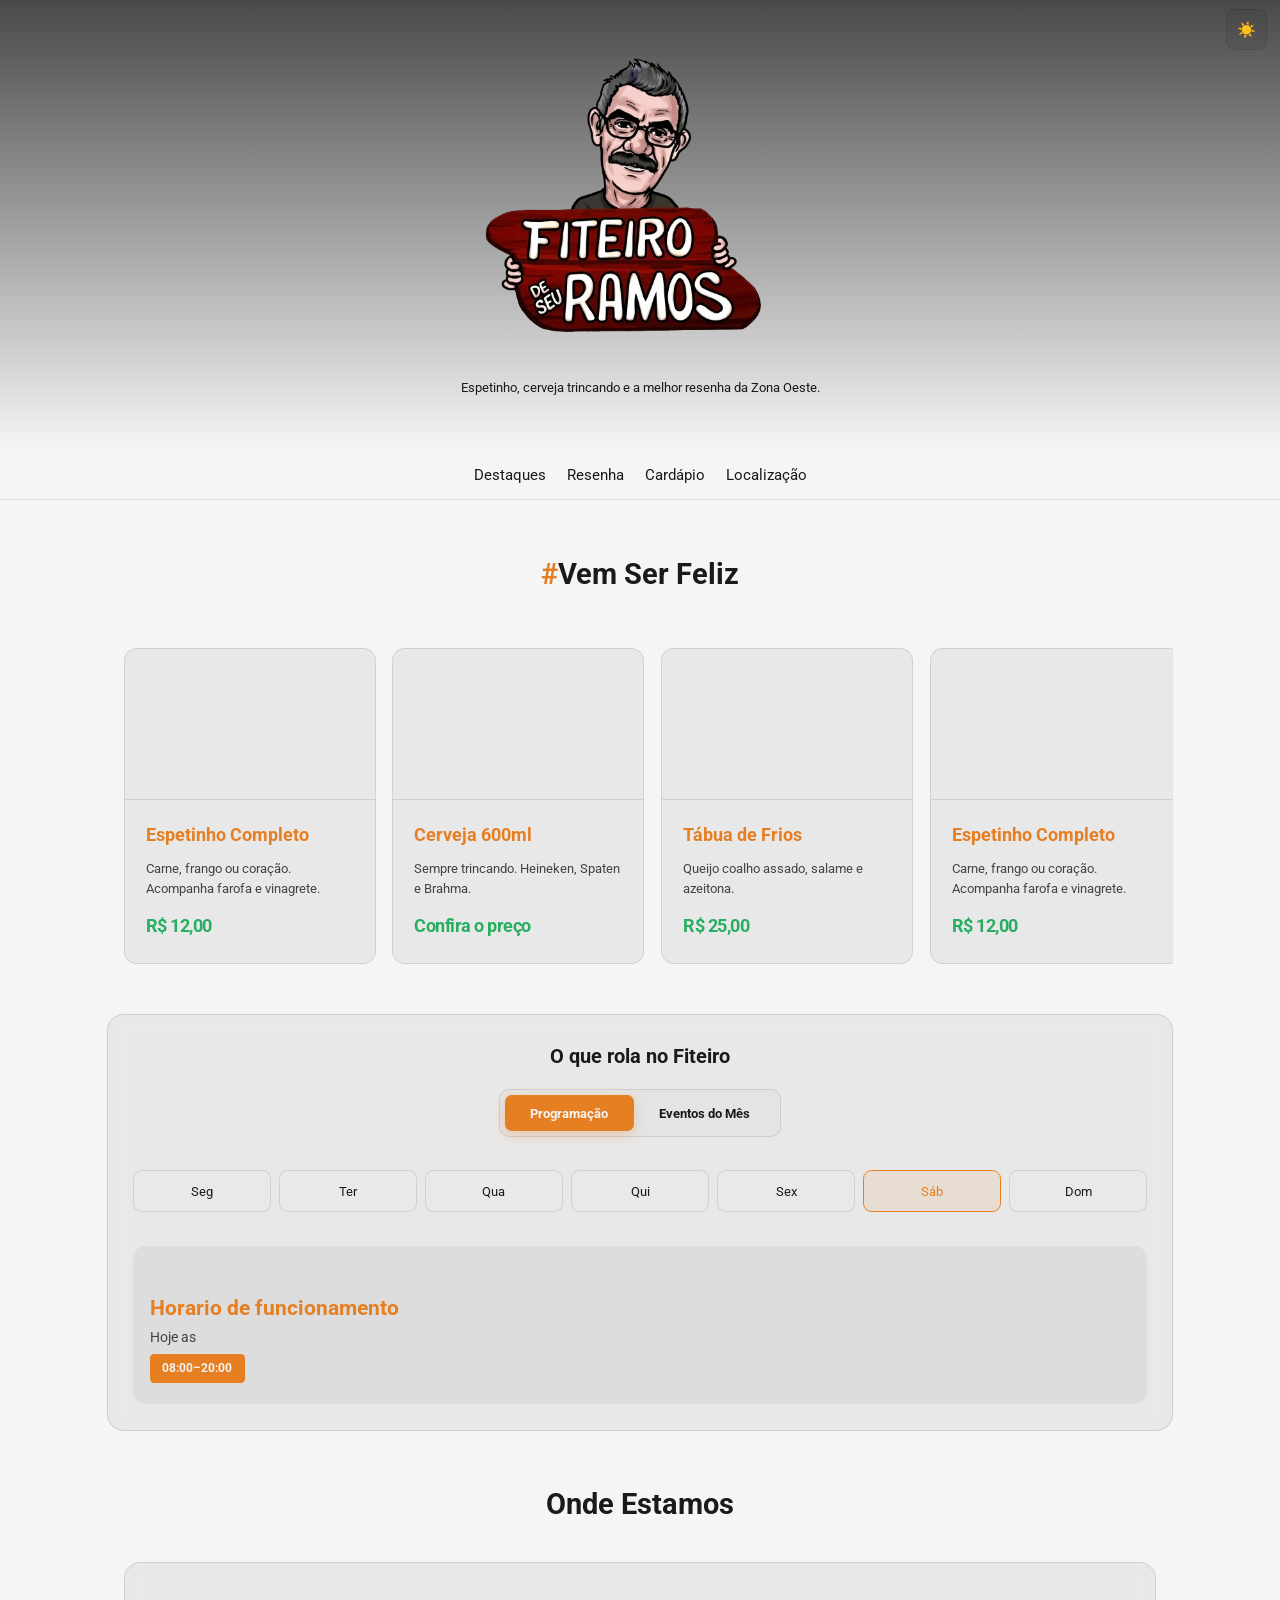
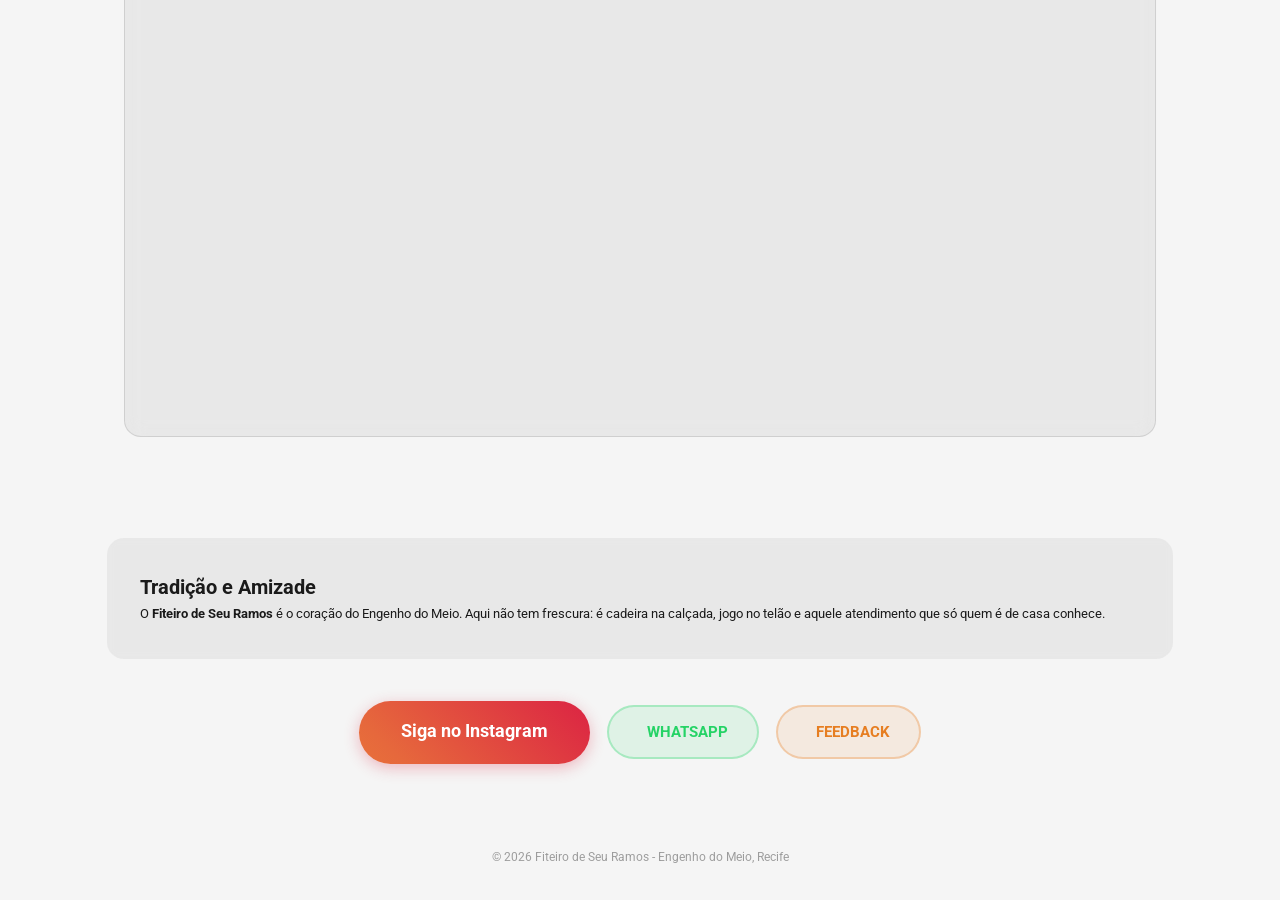
<file: index.html>
<!DOCTYPE html>
<html lang="pt-br">

<head>
    <link rel="icon" href="midia/logramos.png">
    <meta charset="UTF-8">
    <meta name="viewport" content="width=device-width, initial-scale=1.0, maximum-scale=1.0, user-scalable=no">
    <title>| Fiteiro de Seu Ramos</title>
    <link rel="stylesheet" href="css/style.css">
    <link href="https://fonts.googleapis.com/css2?family=Roboto:wght@300;400;700&display=swap" rel="stylesheet">
</head>

<body>

    <header>
        <button id="theme-toggle" class="theme-btn" aria-label="Trocar Tema">
            <span class="icon">🌙</span>
        </button>
        <div class="hero-content">
            <img src="midia/ramoss.png" alt="">
            <p>Espetinho, cerveja trincando e a melhor resenha da Zona Oeste.</p>
        </div>
    </header>

    <nav>
        <a href="#petiscos">Destaques</a>
        <a href="#agenda-hub">Resenha</a>
        <a href="cardapio.html">Cardápio</a>
        <a href="#localizacao">Localização</a>
    </nav>

    <main class="content">
        <section id="petiscos">
            <h2 class="section-title"><span>#</span>Vem Ser Feliz</h2>
            <div class="cardapio-wrapper">
                <div class="grid-cardapio">
                    <div class="item-card">
                        <div class="card-img"
                            style="background-image: url('https://images.unsplash.com/photo-1544025162-d76694265947?auto=format&fit=crop&w=600&q=80');">
                        </div>

                        <div class="card-info">
                            <h3>Espetinho Completo</h3>
                            <p>Carne, frango ou coração. Acompanha farofa e vinagrete.</p>
                            <span class="preco">R$ 12,00</span>
                        </div>
                    </div>

                    <div class="item-card">
                        <div class="card-img"
                            style="background-image: url('https://images.unsplash.com/photo-1566633806327-68e152aaf26d?auto=format&fit=crop&w=600&q=80');">
                        </div>
                        <div class="card-info">
                            <h3>Cerveja 600ml</h3>
                            <p>Sempre trincando. Heineken, Spaten e Brahma.</p>
                            <span class="preco">Confira o preço</span>
                        </div>
                    </div>

                    <div class="item-card">
                        <div class="card-img"
                            style="background-image: url('https://images.unsplash.com/photo-1541544741938-0af808871cc0?auto=format&fit=crop&w=600&q=80');">
                        </div>
                        <div class="card-info">
                            <h3>Tábua de Frios</h3>
                            <p>Queijo coalho assado, salame e azeitona.</p>
                            <span class="preco">R$ 25,00</span>
                        </div>
                    </div>
                    <div class="item-card">
                        <div class="card-img"
                            style="background-image: url('https://images.unsplash.com/photo-1544025162-d76694265947?auto=format&fit=crop&w=600&q=80');">
                        </div>

                        <div class="card-info">
                            <h3>Espetinho Completo</h3>
                            <p>Carne, frango ou coração. Acompanha farofa e vinagrete.</p>
                            <span class="preco">R$ 12,00</span>
                        </div>
                    </div>

                    <div class="item-card">
                        <div class="card-img"
                            style="background-image: url('https://images.unsplash.com/photo-1566633806327-68e152aaf26d?auto=format&fit=crop&w=600&q=80');">
                        </div>
                        <div class="card-info">
                            <h3>Cerveja 600ml</h3>
                            <p>Sempre trincando. Heineken, Spaten e Brahma.</p>
                            <span class="preco">Confira o preço</span>
                        </div>
                    </div>

                    <div class="item-card">
                        <div class="card-img"
                            style="background-image: url('https://images.unsplash.com/photo-1541544741938-0af808871cc0?auto=format&fit=crop&w=600&q=80');">
                        </div>
                        <div class="card-info">
                            <h3>Tábua de Frios</h3>
                            <p>Queijo coalho assado, salame e azeitona.</p>
                            <span class="preco">R$ 25,00</span>
                        </div>
                    </div>
                </div>
            </div>

        </section>

        <section id="agenda-hub" class="content">
            <div class="hub-header">
                <h2 lass="section-title">O que rola no Fiteiro</h2>

                <div class="hub-switch">
                    <button class="hub-btn active" data-target="semanal">Programação</button>
                    <button class="hub-btn" data-target="mensal">Eventos do Mês</button>
                </div>
            </div>

            <div id="pane-semanal" class="hub-pane active">
                <div class="dias-nav">
                    <button class="dia-btn active" data-dia="seg">Seg</button>
                    <button class="dia-btn" data-dia="ter">Ter</button>
                    <button class="dia-btn" data-dia="qua">Qua</button>
                    <button class="dia-btn" data-dia="qui">Qui</button>
                    <button class="dia-btn" data-dia="sex">Sex</button>
                    <button class="dia-btn" data-dia="sab">Sáb</button>
                    <button class="dia-btn" data-dia="dom">Dom</button>
                </div>

                <div class="semana-content-wrapper"></div>
            </div>

            <div id="pane-mensal" class="hub-pane">
                <div class="mensal-grid-layout">
                    <div class="calendar-mini">
                        <h4 id="mes-atual">Abril 2026</h4>
                        <div class="calendar-grid" id="calendar-body"></div>
                    </div>

                    <div class="eventos-lista-mini"></div>
                </div>
            </div>
        </section>






        <section class="map-section content" id="localizacao">
            <h2 class="section-title">Onde Estamos</h2>
            <div class="map-container">
                <iframe
                    src="https://www.google.com/maps/embed?pb=!1m18!1m12!1m3!1d1396.6861049050713!2d-34.94260200974486!3d-8.058104571760852!2m3!1f0!2f0!3f0!3m2!1i1024!2i768!4f13.1!3m3!1m2!1s0x7ab195b96f5c55f%3A0x6a01cbf8da982b5b!2sFiteiro%20de%20Seu%20Ramos!5e0!3m2!1spt-BR!2sbr!4v1776477556486!5m2!1spt-BR!2sbr"
                    width="100%" height="450" style="border:0;" allowfullscreen="" loading="lazy"
                    referrerpolicy="no-referrer-when-downgrade">
                </iframe>
            </div>
        </section>

        <section class="glass-section">
            <h2>Tradição e Amizade</h2>
            <p>O <strong>Fiteiro de Seu Ramos</strong> é o coração do Engenho do Meio. Aqui não tem frescura: é cadeira
                na calçada, jogo no telão e aquele atendimento que só quem é de casa conhece.</p>
        </section>

        <div class="cta-container">
            <a href="https://www.instagram.com/fiteirodeseuramos/" target="_blank" class="btn-insta">
                Siga no Instagram
            </a>

            <a href="https://wa.me/5581986705980" target="_blank" class="btn-cyber btn-contato">
                <span class="icon"></span> WhatsApp
            </a>

            <a href="#feedback pode ser google forms..." class="btn-cyber btn-feedback">
                <span class="icon"></span> Feedback
            </a>
        </div>

    </main>

    <footer>
        <p>&copy; 2026 Fiteiro de Seu Ramos - Engenho do Meio, Recife</p>
    </footer>

</body>
<script src="script.js"></script>

</html>
</file>
<file: css/style.css>
/* --- CONFIGURAÇÃO TÉCNICA --- */
:root {
    --primary: #e67e22;
    --dark-bg: #0d0d0d;
    --text-color: #ffffff;
    --glass: rgba(255, 255, 255, 0.05);
    --glass-border: rgba(255, 255, 255, 0.1);
    --nav-bg: rgba(13, 13, 13, 0.8);
    --font-main: "Roboto", sans-serif;
    --swiper-navigation-size: 44px;
    --swiper-theme-color: #007aff;
    --map-filter: invert(90%) contrast(90%);
    --day-bg:rgba(255, 255, 255, 0.2);
    --dia-content-bg:rgba(0, 0, 0, 0.2);
    --hub-switch-bg:rgba(0, 0, 0, 0.5);
    font-size: 52.5%;
    /* 1rem = 8.4px */
}

body.light-mode {
    --dark-bg: #f5f5f5;
    --text-color: #1a1a1a;
    --glass: rgba(0, 0, 0, 0.05);
    --glass-border: rgba(0, 0, 0, 0.1);
    --nav-bg: rgba(245, 245, 245, 0.8);
    --map-filter: grayscale(0%) invert(0%); /* Mapa normal no claro */
    --day-bg:rgba(255, 255, 255, 0.8);
    --dia-content-bg:rgba(0, 0, 0, 0.05);
    --hub-switch-bg:rgba(0, 0, 0, 0.02);
}

* {
    margin: 0;
    padding: 0;
    box-sizing: border-box;
    font-family: var(--font-main);
    max-width: 100%;
}

html,
body {
    touch-action: manipulation;
    overscroll-behavior: none;
    background-color: var(--dark-bg);
    color: var(--text-color);
    scroll-behavior: smooth;
}

body {
    overflow-x: hidden;
    font-size: 1.6rem;
    line-height: 1.6;
}

/* --- LAYOUT --- */

header {
    height: 50vh;
    background: linear-gradient(rgba(0, 0, 0, 0.7), var(--dark-bg)),
        url('https://images.unsplash.com/photo-1514933651103-005eec06c04b?auto=format&fit=crop&w=1000&q=80') center/cover;
    display: flex;
    justify-content: center;
    align-items: center;
    text-align: center;
}

header img {
    height: 38rem;
}

header h1 {
    font-size: 5rem;
    color: var(--primary);
    text-transform: uppercase;
}

nav {
    position: sticky;
    top: 0;
    background: var(--nav-bg);
    backdrop-filter: blur(15px);
    -webkit-backdrop-filter: blur(15px);
    border-bottom: 1px solid var(--glass-border);
    display: flex;
    justify-content: center;
    gap: 2.5rem;
    padding: 1.5rem;
    z-index: 1000;
}

nav a {
    color: var(--text-color);
    text-decoration: none;
    font-size: 1.8rem;
    font-weight: 400;
    transition: all 0.5 ease;
}

nav a:hover {
    color: var(--primary);
    text-decoration: none;
    font-size: 1.8rem;
    font-weight: 400;
}

.theme-btn {
    background: var(--glass);
    border: 1px solid var(--glass-border);
    color: var(--primary);
    cursor: pointer;
    padding: 0.5rem 1.2rem;
    border-radius: 1rem;
    font-size: 1.8rem;
    transition: 0.3s;

    height: 41px;

    position: absolute;
    top: 1vh;
    right: 1vw;

}

.theme-btn:hover {
    transform: scale(1.1);
    border-color: var(--primary);
}

.hero-content p {
    position: relative;

}

.content {
    padding: 6rem 2rem;
    max-width: 1100px;
    margin: 0 auto;
}

.section-title {
    text-align: center;
    font-size: 3.5rem;
    margin-bottom: 4rem;
}

.section-title span {color: var(--primary);}

.cardapio-wrapper {
    width: 100%;
    overflow: hidden;
    cursor: grab;
    /* Indica que é arrastável no PC */
}

.cardapio-wrapper:active {
    cursor: grabbing;
}

.grid-cardapio {
    display: flex;
    gap: 2rem;
    overflow-x: auto;
    padding: 2rem;

    /* Mantemos o Snap para o Touch, mas o JS vai ajudar no Mouse */
    scroll-snap-type: x mandatory;
    scroll-behavior: smooth;

    /* Esconde a barra de scroll */
    scrollbar-width: none;
    -ms-overflow-style: none;
}

.grid-cardapio::-webkit-scrollbar {
    display: none;
}

.item-card {
    flex: 0 0 30rem;
    scroll-snap-align: center;
    user-select: none;
    background: var(--glass);
    border: 1px solid var(--glass-border);
    border-radius: 1.5rem;
    /* Aumentado levemente para ficar mais orgânico */
    transition: 0.4s cubic-bezier(0.175, 0.885, 0.32, 1.275);
    overflow: hidden;
    /* Garante que a imagem não saia das bordas arredondadas */
    display: flex;
    flex-direction: column;

    
}

/* Container dos preços duplos */
.precos-duplos {
    display: flex;
    gap: 12px;
    flex-wrap: wrap;
    justify-content: flex-end;
    align-items: center;
}

.precos-multiplos {
    display: flex;
    gap: 8px;
    flex-wrap: wrap;
    justify-content: flex-end;
}

.preco-item {
    white-space: nowrap;
    font-weight: bold;
}

.preco-label {
    font-size: 0.75em;
    font-weight: normal;
    color: #888;
    margin-right: 2px;
}

/* Compatibilidade com item antigo */
.preco-esculpido {
    white-space: nowrap;
    font-weight: bold;
}

/* Ajuste no item-esculpido */
.item-esculpido .item-info {
    display: flex;
    justify-content: space-between;
    align-items: center;
    gap: 10px;
    flex-wrap: wrap;
}

.nome-desc {
    flex: 1;
    min-width: 120px;
}



/* Container da Imagem */
.card-img {
    width: 100%;
    height: 18rem;
    /* Altura fixa para manter o padrão */
    background-size: cover;
    background-position: center;
    border-bottom: 1px solid var(--glass-border);
    transition: transform 0.5s ease;
}

.item-card:hover .card-img {
    transform: scale(1.1);
    /* Efeito de zoom na imagem ao passar o mouse */
}

/* Informações abaixo da imagem */
.card-info {
    padding: 2.5rem;
    /* O padding que antes estava no card agora fica aqui */
    display: flex;
    flex-direction: column;
    justify-content: space-between;
    flex-grow: 1;
}

.item-card:hover {
    border-color: var(--primary);
    transform: translateY(-8px);
    box-shadow: 0 10px 30px rgba(0, 0, 0, 0.5);
}

.item-card h3 {
    font-size: 2.2rem;
    color: var(--primary);
    margin-bottom: 1rem;
}

.item-card p {
    font-size: 1.5rem;
    opacity: 0.8;
    min-height: 4.5rem;
    /* Mantém o alinhamento mesmo com textos diferentes */
}

.preco {
    display: block;
    margin-top: 1.5rem;
    color: #27ae60;
    font-weight: bold;
    font-size: 2.2rem;
    letter-spacing: -0.5px;
}

#petiscos {
    scroll-margin-top: 15vh;
}

.cta-container {
    text-align: center;
    margin-top: 5rem;
}

.btn-whatsapp {
    background: #25d366;
    color: white;
    text-decoration: none;
    padding: 1.5rem 3.5rem;
    border-radius: 5rem;
    font-size: 2rem;
    font-weight: bold;
}

.glass-section {
    margin-top: 6rem;
    padding: 4rem;
    background: var(--glass);
    border-radius: 2rem;
    backdrop-filter: blur(5px);
}

.btn-insta {
    /* Gradiente Base do Instagram com 400% de largura para animação */
    background: linear-gradient(45deg, #f09433, #e6683c, #dc2743, #cc2366, #bc1888, #f09433);
    background-size: 400% 400%;
    color: white;
    text-decoration: none;
    padding: 2rem 5rem;
    border-radius: 5rem;
    /* Botão pílula */
    font-size: 2.2rem;
    font-weight: bold;
    display: inline-block;
    border: none;
    cursor: pointer;

    /* Transições suaves para todas as propriedades */
    transition: all 0.5s cubic-bezier(0.23, 1, 0.32, 1);

    /* Sombra neon inicial sutil */
    box-shadow: 0 4px 15px rgba(220, 39, 67, 0.3);

    /* Animação infinita do gradiente em idle */
    animation: gradientMove 8s ease infinite;
    position: relative;
}

/* Animação do Hover */
.btn-insta:hover {
    transform: translateY(-5px) scale(1.03);
    /* Eleva e aumenta levemente */

    /* Sombra neon agressiva e viva */
    box-shadow: 0 10px 30px rgba(220, 39, 67, 0.7),
        0 0 100px rgba(188, 24, 136, 0.4);

    /* Acelera a movimentação das cores no hover */
    animation: gradientMove 2s ease infinite;
}

/* Feedback visual ao clicar */
.btn-insta:active {
    transform: translateY(-2px) scale(1);
    box-shadow: 0 5px 15px rgba(220, 39, 67, 0.5);
    transition: all 0.1s;
}

/* --- BOTÃO DE CONTATO (WHATSAPP) --- */
.btn-contato {
    background: rgba(37, 211, 102, 0.1);
    /* Fundo verde transparente */
    color: #25d366;
    padding: 1.5rem 3.5rem;
    font-size: 1.8rem;
    font-weight: bold;
    text-decoration: none;
    text-transform: uppercase;
    border-radius: 5rem;
    display: inline-flex;
    align-items: center;
    gap: 1rem;
    border: 2px solid rgba(37, 211, 102, 0.3);
    transition: all 0.4s ease;
    cursor: pointer;
}

.btn-contato:hover {
    background: #25d366;
    color: #000;
    transform: translateY(-5px);
    box-shadow: 0 10px 20px rgba(37, 211, 102, 0.4);
}

/* --- BOTÃO DE FEEDBACK (SISTEMA) --- */
.btn-feedback {
    background: rgba(230, 126, 34, 0.1);
    /* Fundo laranja transparente (seu primary) */
    color: var(--primary);
    padding: 1.5rem 3.5rem;
    font-size: 1.8rem;
    font-weight: bold;
    text-decoration: none;
    text-transform: uppercase;
    border-radius: 5rem;
    display: inline-flex;
    align-items: center;
    gap: 1rem;
    border: 2px solid rgba(230, 126, 34, 0.3);
    transition: all 0.4s ease;
    cursor: pointer;
}

.btn-feedback:hover {
    background: var(--primary);
    color: #000;
    transform: translateY(-5px);
    box-shadow: 0 10px 20px rgba(230, 126, 34, 0.4);
}

/* --- AJUSTE PARA O CONTAINER --- */
.cta-container {
    display: flex;
    flex-wrap: wrap;
    gap: 2rem;
    justify-content: center;
    align-items: center;
    margin-top: 5rem;
}

/* Ajuste para ícones dentro dos botões (opcional) */
.btn-contato span,
.btn-feedback span {
    font-size: 2.2rem;
}

/* Keyframes para a movimentação das cores do gradiente */
@keyframes gradientMove {
    0% {
        background-position: 0% 50%;
    }

    50% {
        background-position: 100% 50%;
    }

    100% {
        background-position: 0% 50%;
    }
}

.map-container {
    border-radius: 2rem;
    overflow: hidden;
    border: 1px solid var(--glass-border);
    background: var(--glass);
    padding: 1rem;
    backdrop-filter: blur(10px);
}

.map-container iframe {
    border-radius: 1.5rem;
    
    filter: var(--map-filter);
    /* Efeito Dark Mode no Mapa */
}

#localizacao {
    scroll-margin-top: 15vh;
}


footer {
    text-align: center;
    padding: 4rem;
    opacity: 0.4;
    font-size: 1.4rem;
}

/* --- HUB DE EVENTOS & PROGRAMAÇÃO --- */
#agenda-hub {
    scroll-margin-top: 20vh;
    background: var(--glass);
    border: 1px solid var(--glass-border);
    border-radius: 2rem;
    padding: 3rem;
    margin-top: 4rem;
    backdrop-filter: blur(10px);
}

.hub-header {
    display: flex;
    flex-direction: column;
    align-items: center;
    gap: 2rem;
    margin-bottom: 4rem;
}

.hub-switch {
    display: flex;
    background: var(--hub-switch-bg);
    padding: 0.6rem;
    border-radius: 1.2rem;
    border: 1px solid var(--glass-border);
}

.hub-btn {
    background: transparent;
    border: none;
    color: var(--text-color);
    padding: 1.2rem 3rem;
    border-radius: 0.8rem;
    cursor: pointer;
    font-weight: bold;
    font-size: 1.6rem;
    transition: 0.3s ease;
}

.hub-btn.active {
    background: var(--primary);
    color: var(--dark-bg);
    box-shadow: 0 4px 15px rgba(230, 126, 34, 0.3);
}

/* --- PAINEL SEMANAL (ABAS) --- */
.dias-nav {
    display: flex;
    gap: 1rem;
    overflow-x: auto;
    padding-bottom: 1.5rem;
    margin-bottom: 2.5rem;
    scrollbar-width: none;
}

.dias-nav::-webkit-scrollbar {
    display: none;
}

.dia-btn {
    flex: 1;
    min-width: 8rem;
    background: rgba(255, 255, 255, 0.03);
    border: 1px solid var(--glass-border);
    color: var(--text-color);
    padding: 1.5rem;
    border-radius: 1rem;
    cursor: pointer;
    font-size: 1.5rem;
    transition: 0.3s;
}

.dia-btn.active {
    border-color: var(--primary);
    color: var(--primary);
    background: rgba(230, 126, 34, 0.1);
}

.dia-content {
    display: none;
    padding: 2rem;
    background: var(--dia-content-bg);
    border-radius: 1.5rem;
}

.dia-content.active {
    display: block;
    animation: slideUp 0.4s ease;
}

.dia-content h3 {
    font-size: 2.5rem;
    color: var(--primary);
    margin-top: 3.5rem;
}

.dia-content p {
    font-size: 1.7rem;
    opacity: 0.8;
    margin-bottom: 0.6rem;
}

.horario {
    display: inline-block;
    padding: 0.6rem 1.5rem;
    background: var(--primary);
    color: var(--dark-bg);
    border-radius: 0.5rem;
    font-weight: bold;
    font-size: 1.4rem;
    margin-bottom: 0.6rem;
}

/* --- PAINEL MENSAL --- */
.hub-pane {
    display: none;
}

.hub-pane.active {
    display: block;
}

.mensal-grid-layout {
    display: grid;
    grid-template-columns: 1.2fr 0.8fr;
    /* Calendário maior que a lista */
    gap: 3rem;
    align-items: start;
}

/* Mini Calendário */
.calendar-mini h4 {
    text-align: center;
    font-size: 2rem;
    margin-bottom: 2rem;
    color: var(--primary);
}

.calendar-grid {
    display: grid;
    grid-template-columns: repeat(7, 1fr);
    gap: 0.8rem;
    text-align: center;
}

.calendar-header {
    color: var(--primary);
    font-weight: bold;
    font-size: 1.2rem;
    padding-bottom: 1rem;
}

.day {
    aspect-ratio: 1;
    display: flex;
    align-items: center;
    justify-content: center;
    background: var(--day-bg);
    border-radius: 0.8rem;
    font-size: 1.4rem;
    border: 1px solid transparent;
}


.day.event-dot {
    border-color: var(--primary);
    background: rgba(230, 126, 34, 0.2);
    font-weight: bold;
}

.day.today {
    border-color: var(--primary);
    background: rgba(230, 125, 34, 0.973);
    font-weight: bold;
}

.day.event-dot::after {
    content: '';
    position: absolute;
    bottom: 5px;
    width: 4px;
    height: 4px;
    background: var(--primary);
    border-radius: 50%;
}

/* Lista Lateral Mini */
.mini-card-evento {
    display: flex;
    align-items: center;
    gap: 1.5rem;
    padding: 1.5rem;
    background: rgba(255, 255, 255, 0.02);
    border-radius: 1rem;
    margin-bottom: 1rem;
    border: 1px solid var(--glass-border);
}

.mini-data {
    color: var(--primary);
    font-weight: bold;
    font-size: 1.5rem;
    min-width: 5rem;
}

.mini-info strong {
    display: block;
    font-size: 1.6rem;
    color: var(--text-color);
}

.mini-info span {
    font-size: 1.3rem;
    opacity: 0.6;
}


@keyframes slideUp {
    from {
        opacity: 0;
        transform: translateY(15px);
    }

    to {
        opacity: 1;
        transform: translateY(0);
    }
}

@media (max-width: 768px) {
    header img {
        height: 23rem;
    }

    .hero-content p {
        width: 330px;
        ;
    }

    header h1 {
        font-size: 3.5rem;
    }

    nav {
        gap: 1.5rem;
        justify-content: space-around;
    }

    .grid-cardapio {
        width: auto;
        scroll-snap-type: y mandatory;
    }

    #agenda-hub {
        padding: 2rem 1.5rem;
    }

    .hub-btn {
        padding: 1rem 1.5rem;
        font-size: 1.4rem;
    }

    .grid-cardapio {
        scroll-snap-type: x mandatory;
        /* Corrigido de y para x */
    }

    .mensal-grid-layout {
        grid-template-columns: 1fr;
        /* Empilha no mobile */
        gap: 4rem;
    }

    .day {
        font-size: 1.2rem;
    }
}

@media (max-height: 700px) {
    .hero-content p {
        display: none;
    }
}
</file>
